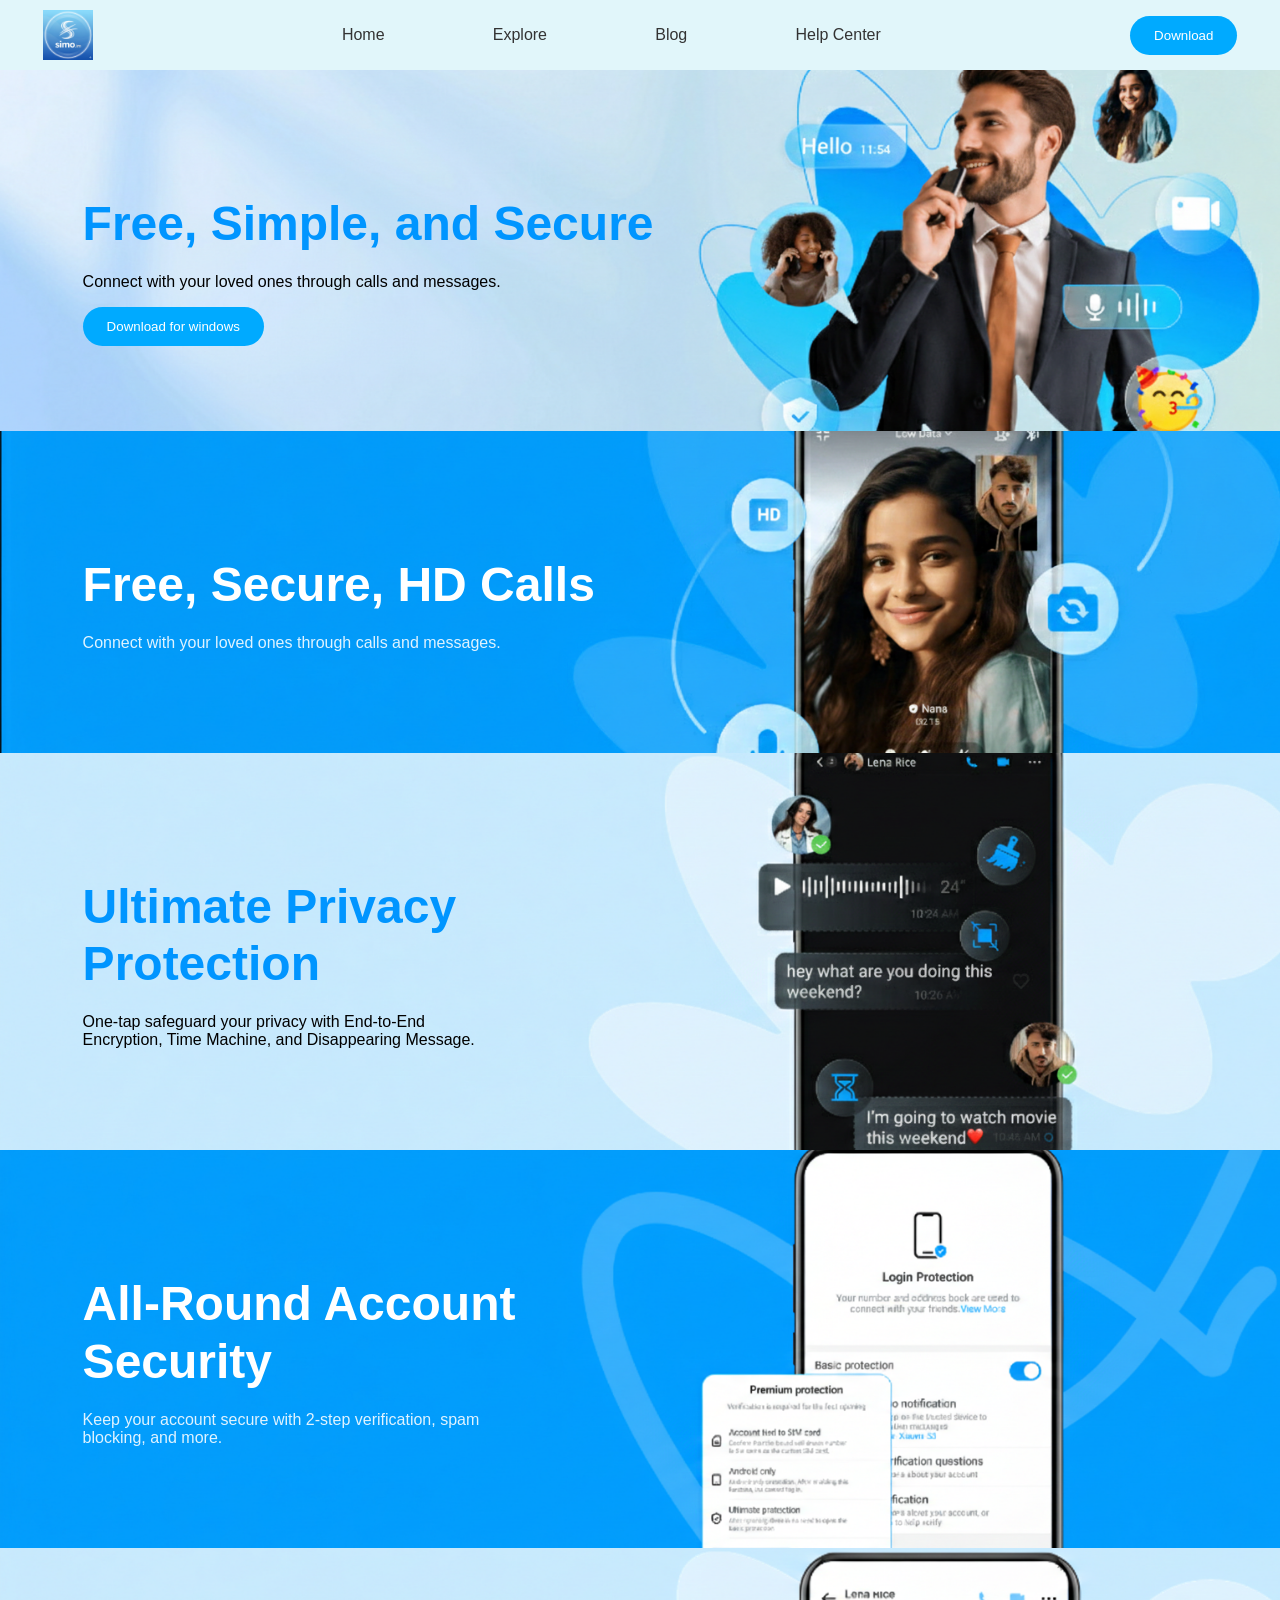
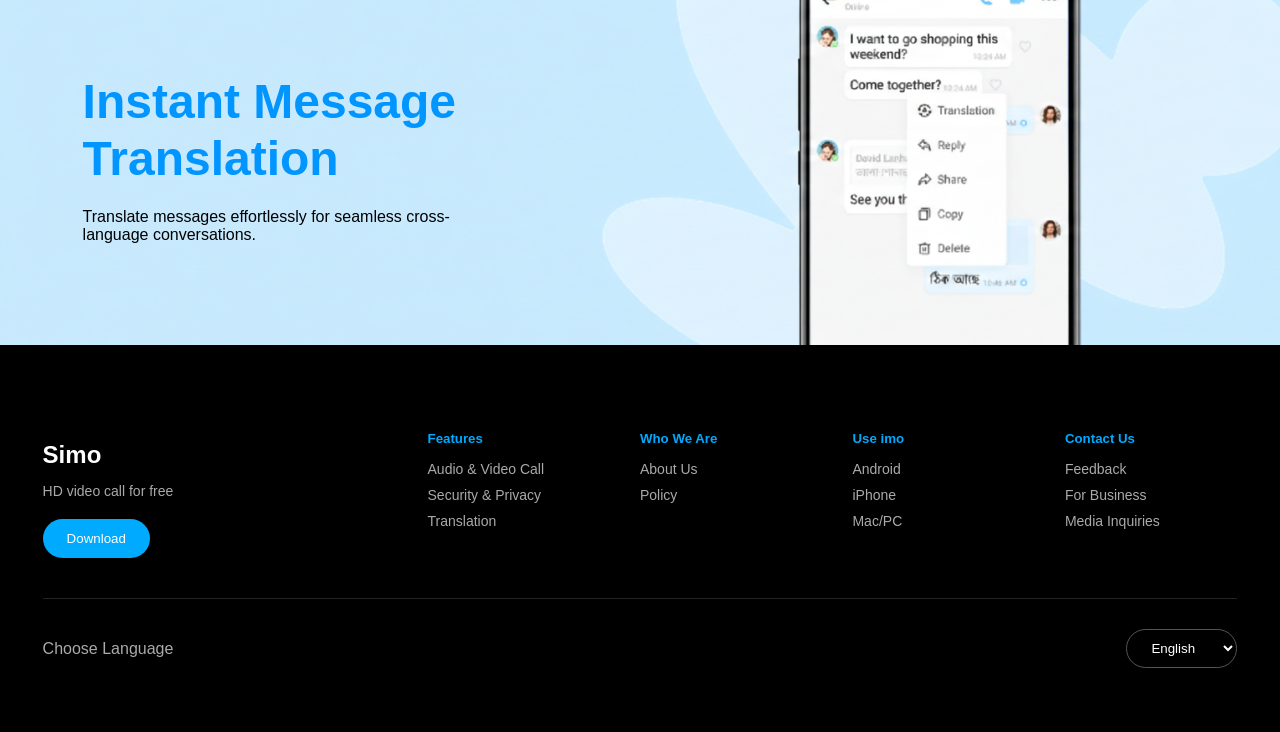
<file: index.html>
<!DOCTYPE html>
<html lang="es">
<head>
    <meta charset="UTF-8">
    <meta name="viewport" content="width=device-width, initial-scale=1.0">
    <title>simo</title>
    <link rel="stylesheet" href="styles/index.css">
</head>
<body>
<header class="header">
  <div class="header-container">

    <div class="logo">
      <img src="img/logo_layout.png" alt="Logo">
    </div>

    <button class="menu-toggle" id="menu-toggle">
      ☰
    </button>

    <nav class="nav" id="nav">
      <a href="#">Home</a>
      <a href="#">Explore</a>
      <a href="#">Blog</a>
      <a href="#">Help Center</a>
    </nav>

    <button class="btn-download">Download</button>
  </div>
  </div>
</header>

    <section class="section light">
        <div class="section-content">
        <div class="text">
        <h1>Free, Simple, and Secure</h1>
        <p>Connect with your loved ones through calls and messages.</p>
        <button class="btn-download-animated">Download for windows</button>
      </div>

        <div class="image">
        <img src="img/imagen1.png" alt="">
        </div>
        </div>
    </section>


    <section class="section blue">
  <div class="section-content">
        <div class="text">
        <h2>Free, Secure, HD Calls</h2>
        <p>Connect with your loved ones through calls and messages.</p>
        </div>

        <div class="image">
        <img src="img/imagen2.png" alt="">
        </div>
        </div>
    </section>


   <section class="section light">
        <div class="section-content">
        <div class="text">
        <h1>Ultimate Privacy Protection</h1>
        <p>One-tap safeguard your privacy with End-to-End Encryption, Time Machine, and Disappearing Message.</p>
        </div>

        <div class="image">
        <img src="img/imagen3.png" alt="">
        </div>
        </div>
    </section>

    <section class="section blue">
        <div class="section-content">
        <div class="text">
        <h2>All-Round Account Security</h2>
        <p>Keep your account secure with 2-step verification, spam blocking, and more.</p>
        </div>
    
        <div class="image">
        <img src="img/imagen4.png" alt="">
        </div>
        </div>
    </section>

    <section class="section light">
        <div class="section-content">
        <div class="text">
        <h1>Instant Message Translation</h1>
        <p> Translate messages effortlessly for seamless cross-language conversations.</p>
        </div>
    
        <div class="image">
        <img src="img/imagen5.png" alt="">
        </div>
        </div>
    </section>

<footer class="footer">
  <div class="footer-top">
    
    <div class="footer-brand">
      <h4>Simo</h4>
      <p>HD video call for free</p>
      <button class="btn-download">Download</button>
    </div>

    <div class="footer-links">
      <h5>Features</h5>
      <a href="#">Audio & Video Call</a>
      <a href="#">Security & Privacy</a>
      <a href="#">Translation</a>
    </div>

    <div class="footer-links">
      <h5>Who We Are</h5>
      <a href="#">About Us</a>
      <a href="#">Policy</a>
    </div>

    <div class="footer-links">
      <h5>Use imo</h5>
      <a href="#">Android</a>
      <a href="#">iPhone</a>
      <a href="#">Mac/PC</a>
    </div>

    <div class="footer-links">
      <h5>Contact Us</h5>
      <a href="#">Feedback</a>
      <a href="#">For Business</a>
      <a href="#">Media Inquiries</a>
    </div>

  </div>

  <div class="footer-bottom">
    <span>Choose Language</span>

    <select>
      <option>English</option>
      <option>Español</option>
    </select>
  </div>
</footer>

<script>
  const toggle = document.getElementById("menu-toggle");
  const nav = document.getElementById("nav");
  const downloadBtn = document.querySelector(".btn-download");

  toggle.addEventListener("click", () => {
    nav.classList.toggle("active");
    downloadBtn.classList.toggle("active");
  });
</script>

</body>
</html>
</file>
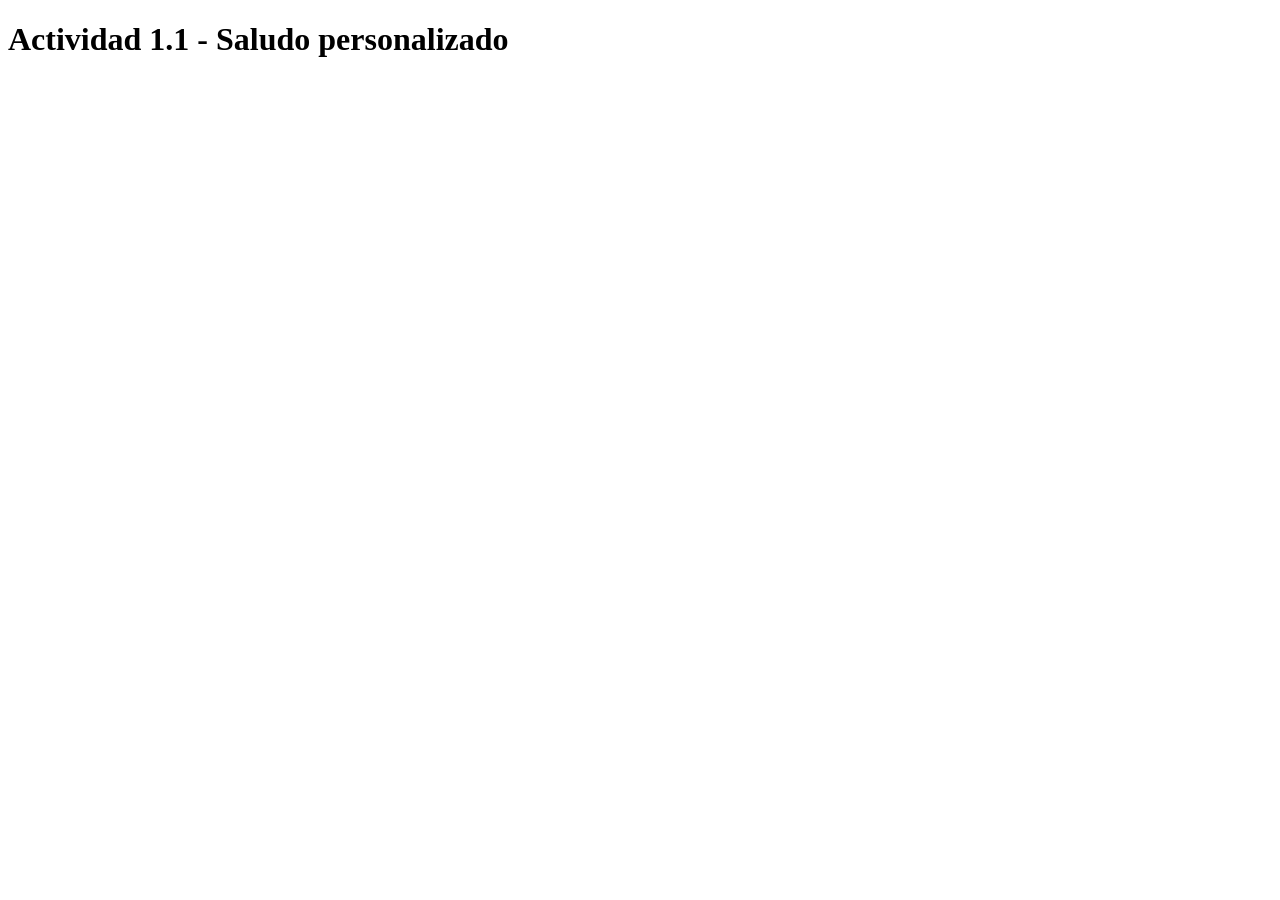
<file: actividad-1-1.html>
<!DOCTYPE html>
<html lang="es">
<head>
  <meta charset="UTF-8">
  <meta name="viewport" content="width=device-width, initial-scale=1.0">
  <title>Actividad 1.1</title>
</head>
<body>

  <h1>Actividad 1.1 - Saludo personalizado</h1>

  <script>

    // Nombre: Jeison Felipe Duarte Porras
    // Ficha: 3312694
    // Actividad: 1.1 - Saludo personalizado

    function saludoPersonalizado(nombre, hora) {

      if (hora >= 5 && hora <= 11) {
        return "Buenos días, " + nombre;
      }

      else if (hora >= 12 && hora <= 18) {
        return "Buenas tardes, " + nombre;
      }

      else {
        return "Buenas noches, " + nombre;
      }

    }

    const nombre = prompt("Ingrese su nombre:");
    const hora = Number(prompt("Ingrese la hora (0 - 23):"));

    const saludo = saludoPersonalizado(nombre, hora);

    alert(saludo);

    console.log(saludo);

  </script>

</body>
</html>
</file>
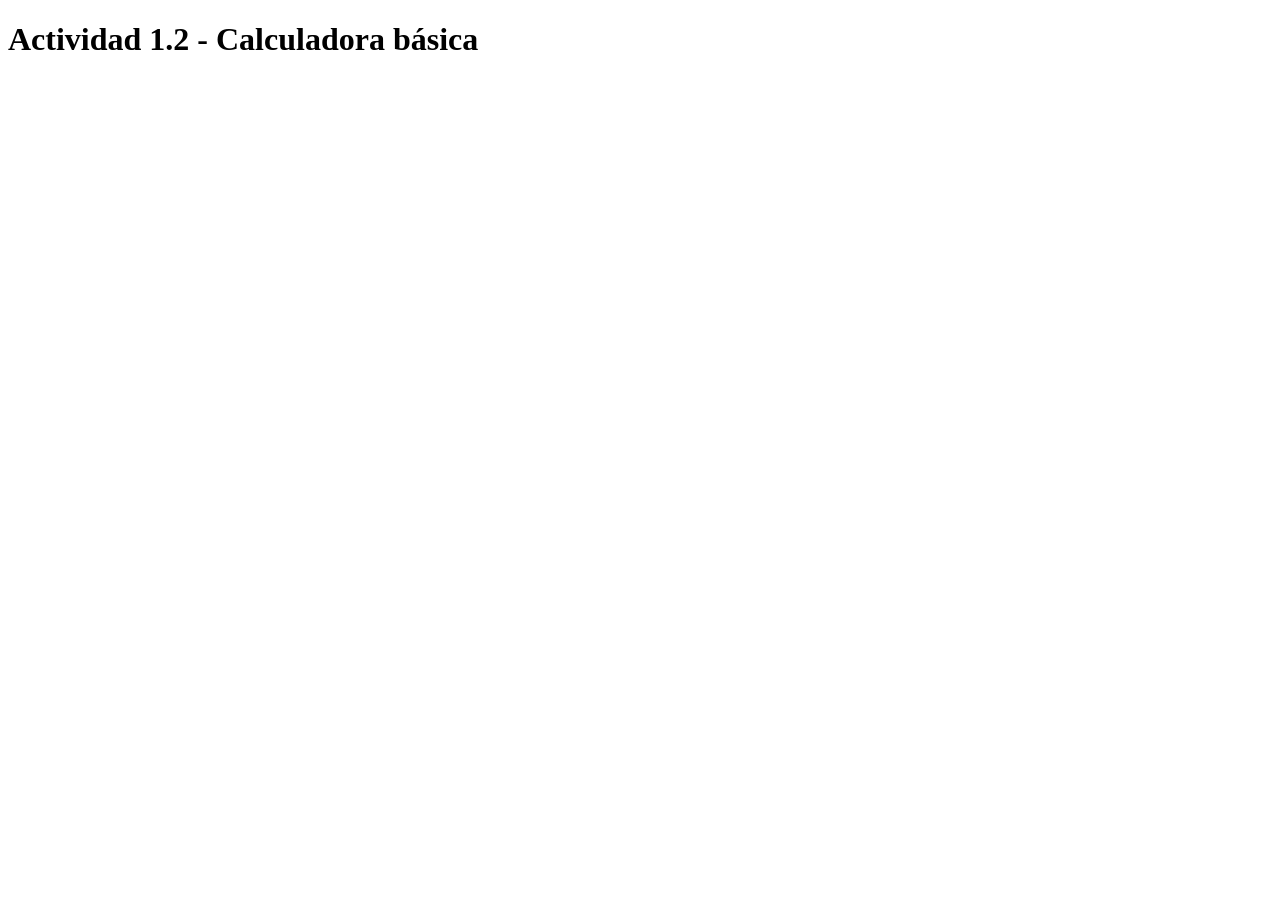
<file: actividad-1-2.html>
<!DOCTYPE html>
<html lang="es">
<head>
  <meta charset="UTF-8">
  <meta name="viewport" content="width=device-width, initial-scale=1.0">
  <title>Actividad 1.2</title>
</head>
<body>

  <h1>Actividad 1.2 - Calculadora básica</h1>

  <script>

    // Nombre: Jeison Felipe Duarte Porras
    // Ficha: 3312694
    // Actividad: 1.2 - Calculadora basica

    const sumar = (a, b) => a + b;

    const restar = (a, b) => a - b;

    const multiplicar = (a, b) => a * b;

    const dividir = (a, b) => {

      if (b === 0) {
        return "Error: división por cero";
      }

      return a / b;
    };

    const numero1 = Number(prompt("Ingrese el primer número:"));
    const numero2 = Number(prompt("Ingrese el segundo número:"));

    console.log("Suma:", sumar(numero1, numero2));
    console.log("Resta:", restar(numero1, numero2));
    console.log("Multiplicación:", multiplicar(numero1, numero2));
    console.log("División:", dividir(numero1, numero2));

  </script>

</body>
</html>
</file>
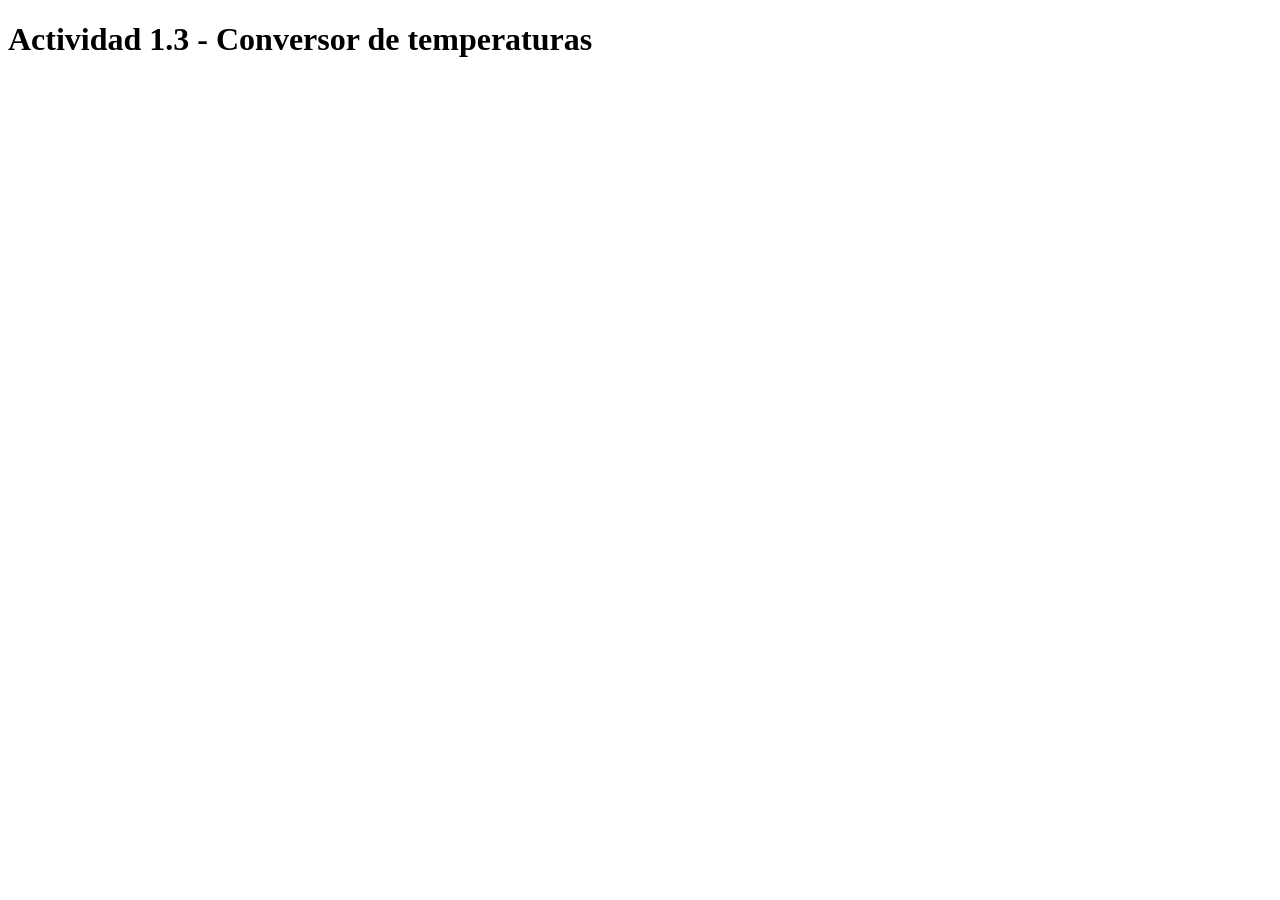
<file: actividad-1-3.html>
<!DOCTYPE html>
<html lang="es">
<head>
  <meta charset="UTF-8">
  <meta name="viewport" content="width=device-width, initial-scale=1.0">
  <title>Actividad 1.3</title>
</head>
<body>

  <h1>Actividad 1.3 - Conversor de temperaturas</h1>

  <script>

    // Nombre: Jeison Felipe Duarte Porras
    // Ficha: 3312694
    // Actividad: 1.3 - Conversor de temperaturas

    function celsiusAFahrenheit(celsius) {
      return ((celsius * 9/5) + 32).toFixed(2);
    }

    function fahrenheitACelsius(fahrenheit) {
      return ((fahrenheit - 32) * 5/9).toFixed(2);
    }

    console.log("0°C =", celsiusAFahrenheit(0), "°F");
    console.log("25°C =", celsiusAFahrenheit(25), "°F");
    console.log("40°C =", celsiusAFahrenheit(40), "°F");

    console.log("32°F =", fahrenheitACelsius(32), "°C");
    console.log("77°F =", fahrenheitACelsius(77), "°C");
    console.log("104°F =", fahrenheitACelsius(104), "°C");

  </script>

</body>
</html>
</file>
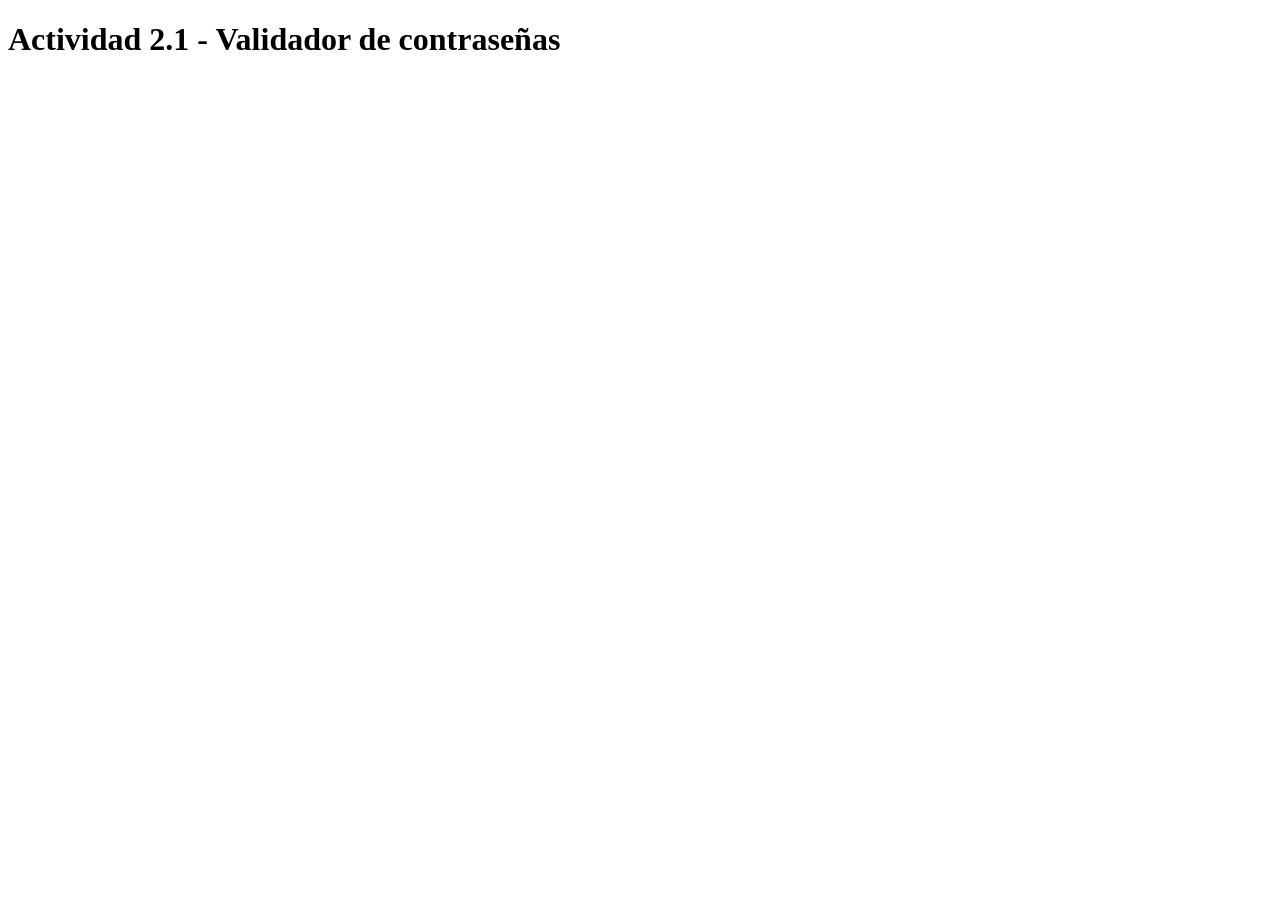
<file: actividad-2-1.html>
<!DOCTYPE html>
<html lang="es">
<head>
  <meta charset="UTF-8">
  <meta name="viewport" content="width=device-width, initial-scale=1.0">
  <title>Actividad 2.1</title>
</head>
<body>

  <h1>Actividad 2.1 - Validador de contraseñas</h1>

  <script>

    // Nombre: Jeison Felipe Duarte Porras
    // Ficha: 3312694
    // Actividad: 2.1 - Validador de contraseñas

    function validarPassword(password) {

      const longitudValida = password.length >= 8;

      const tieneMayuscula = /[A-Z]/.test(password);

      const tieneNumero = /[0-9]/.test(password);

      const tieneEspecial = /[!@#$%&*]/.test(password);

      const esValida =
        longitudValida &&
        tieneMayuscula &&
        tieneNumero &&
        tieneEspecial;

      return {
        longitudValida,
        tieneMayuscula,
        tieneNumero,
        tieneEspecial,
        esValida
      };

    }

    const password = prompt("Ingrese una contraseña:");

    const resultado = validarPassword(password);

    console.log(resultado);

  </script>

</body>
</html>
</file>
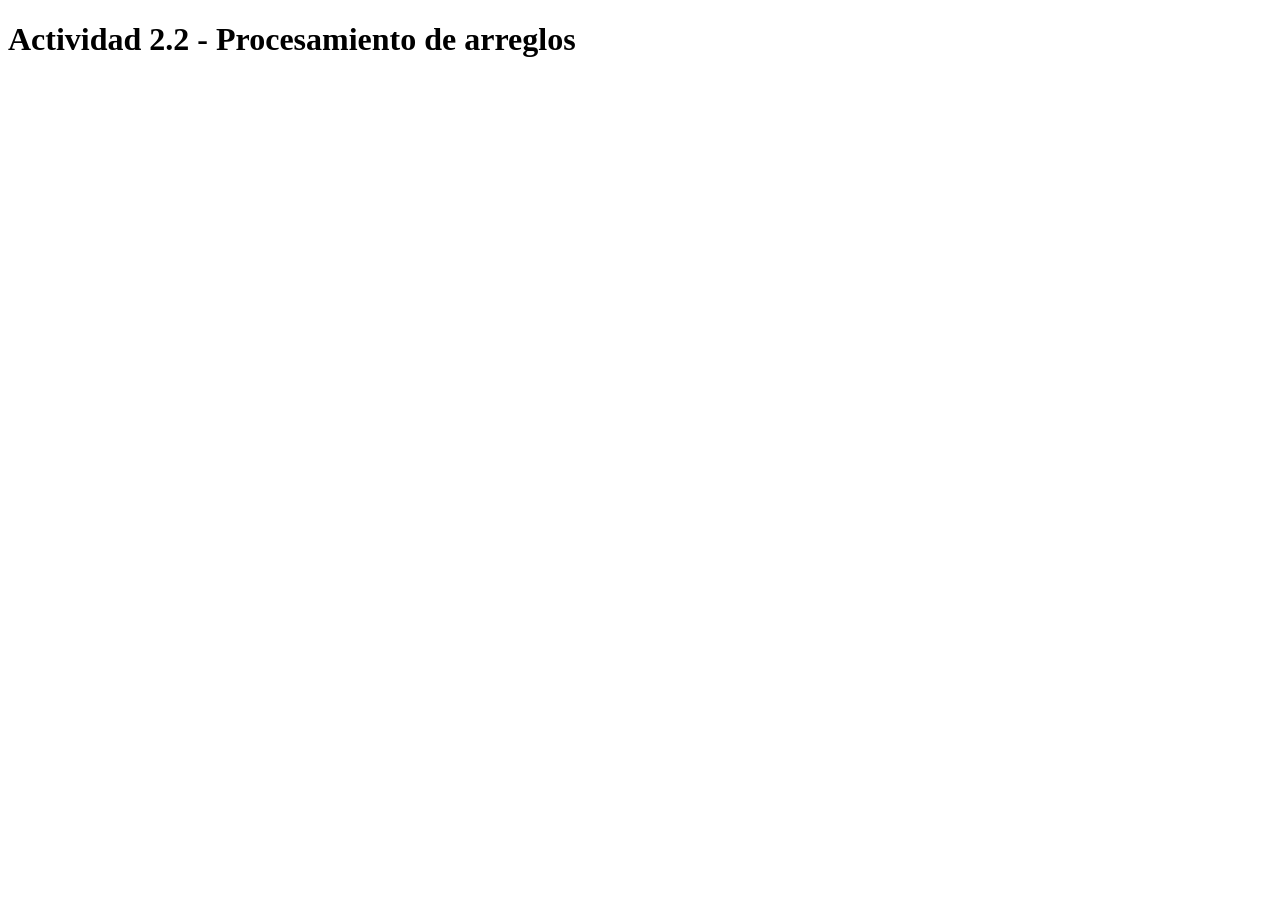
<file: actividad-2-2.html>
<!DOCTYPE html>
<html lang="es">
<head>
  <meta charset="UTF-8">
  <meta name="viewport" content="width=device-width, initial-scale=1.0">
  <title>Actividad 2.2</title>
</head>
<body>

  <h1>Actividad 2.2 - Procesamiento de arreglos</h1>

  <script>

    // Nombre: Jeison Felipe Duarte Porras
    // Ficha: 3312694
    // Actividad: 2.2 - Procesamiento de arreglos

    const aprendices = [
      { nombre: 'Carlos', edad: 22, nota: 4.5 },
      { nombre: 'Laura', edad: 19, nota: 3.8 },
      { nombre: 'Andrés', edad: 25, nota: 4.9 },
      { nombre: 'María', edad: 21, nota: 3.2 },
      { nombre: 'Diego', edad: 23, nota: 4.1 }
    ];

    // 1. Obtener nombres

    const nombres = aprendices.map(aprendiz => aprendiz.nombre);

    console.log("Nombres de aprendices:");
    console.log(nombres);

    // 2. Filtrar notas >= 4.0

    const notasAltas = aprendices.filter(
      aprendiz => aprendiz.nota >= 4.0
    );

    console.log("Aprendices con nota mayor o igual a 4.0:");
    console.log(notasAltas);

    // 3. Promedio de edades

    const sumaEdades = aprendices.reduce(
      (acumulador, aprendiz) => acumulador + aprendiz.edad,
      0
    );

    const promedioEdad = sumaEdades / aprendices.length;

    console.log("Promedio de edades:");
    console.log(promedioEdad);

    // 4. Nota más alta

    const mejorAprendiz = aprendices.reduce(
      (mejor, actual) => {
        return actual.nota > mejor.nota ? actual : mejor;
      }
    );

    console.log("Aprendiz con mejor nota:");
    console.log(mejorAprendiz);

  </script>

</body>
</html>
</file>
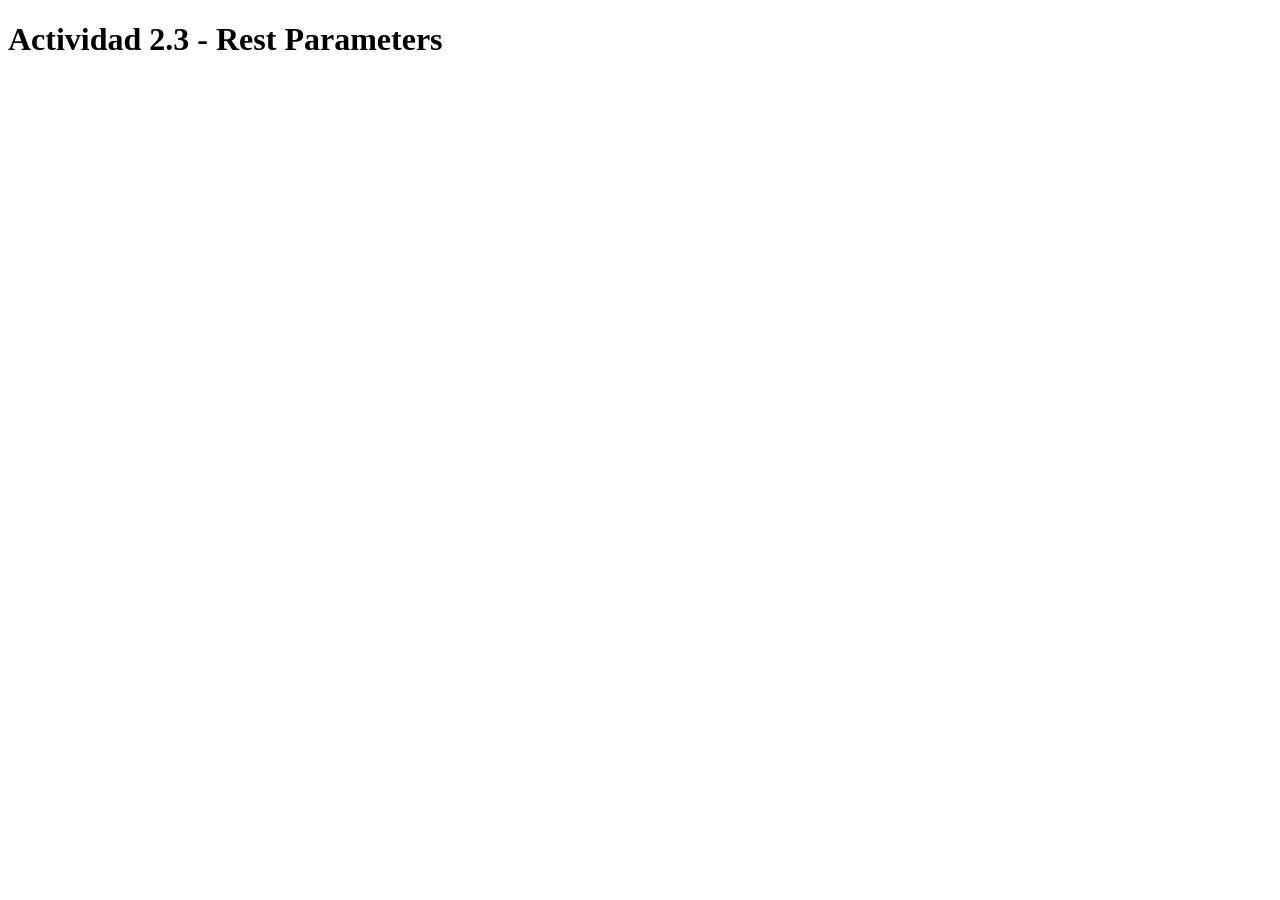
<file: actividad-2-3.html>
<!DOCTYPE html>
<html lang="es">
<head>
  <meta charset="UTF-8">
  <meta name="viewport" content="width=device-width, initial-scale=1.0">
  <title>Actividad 2.3</title>
</head>
<body>

  <h1>Actividad 2.3 - Rest Parameters</h1>

  <script>

    // Nombre: Jeison Felipe Duarte Porras
    // Ficha: 3312694
    // Actividad: 2.3 - Rest Parameters

    function estadisticas(...numeros) {

      if (numeros.length === 0) {
        return null;
      }

      const suma = numeros.reduce(
        (acumulador, numero) => acumulador + numero,
        0
      );

      const minimo = Math.min(...numeros);

      const maximo = Math.max(...numeros);

      const promedio = suma / numeros.length;

      return {
        minimo,
        maximo,
        promedio,
        suma
      };

    }

    console.log(estadisticas(1, 2, 3, 4, 5));

    console.log(estadisticas(10, 20, 30));

    console.log(estadisticas());

  </script>

</body>
</html>
</file>
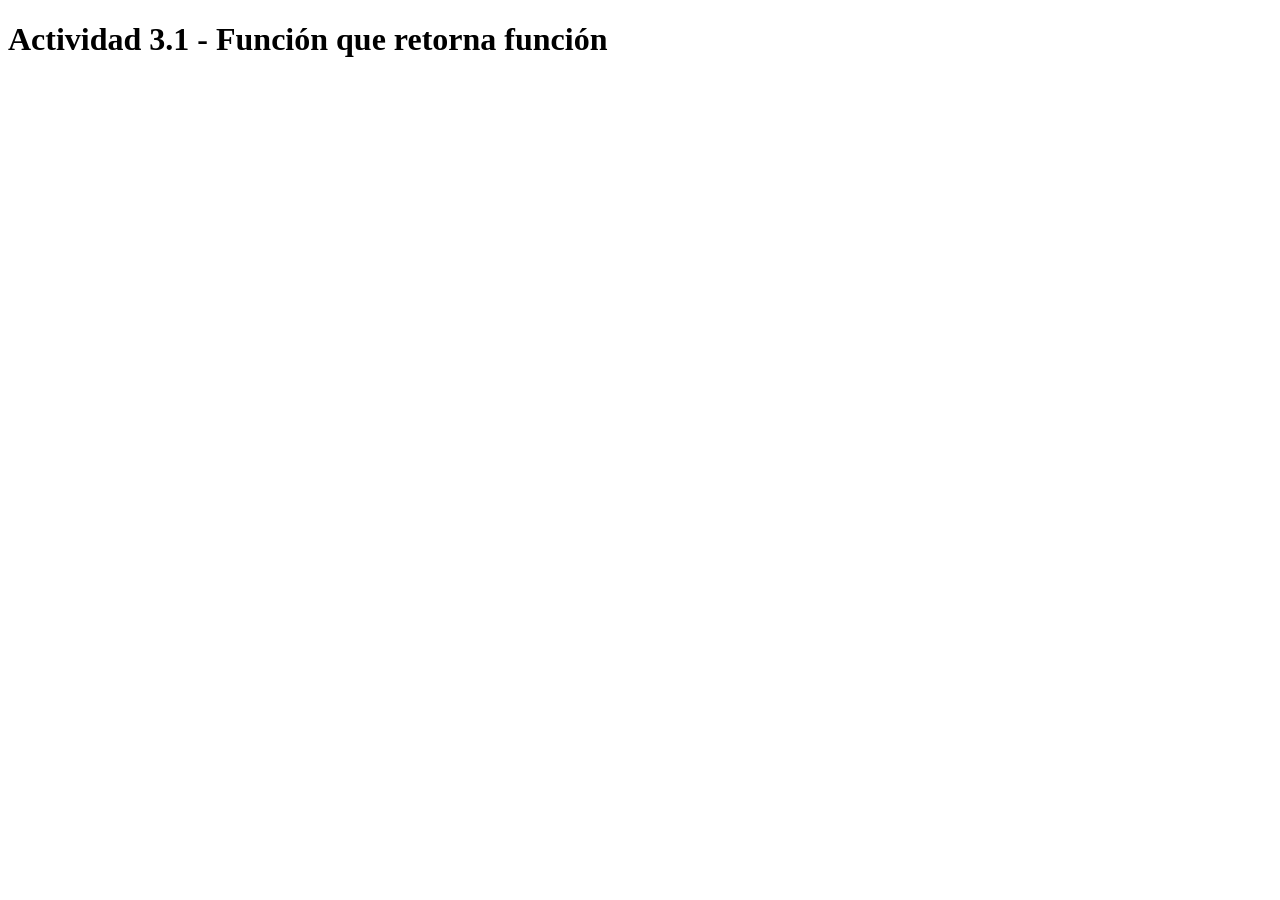
<file: actividad-3-1.html>
<!DOCTYPE html>
<html lang="es">
<head>
  <meta charset="UTF-8">
  <meta name="viewport" content="width=device-width, initial-scale=1.0">
  <title>Actividad 3.1</title>
</head>
<body>

  <h1>Actividad 3.1 - Función que retorna función</h1>

  <script>

    // Nombre: Jeison Felipe Duarte Porras
    // Ficha: 3312694
    // Actividad: 3.1 - Función que retorna función

    function crearMultiplicador(factor) {

      return function(numero) {
        return numero * factor;
      };

    }

    const duplicar = crearMultiplicador(2);

    const triplicar = crearMultiplicador(3);

    console.log(duplicar(5));

    console.log(triplicar(5));

  </script>

</body>
</html>
</file>
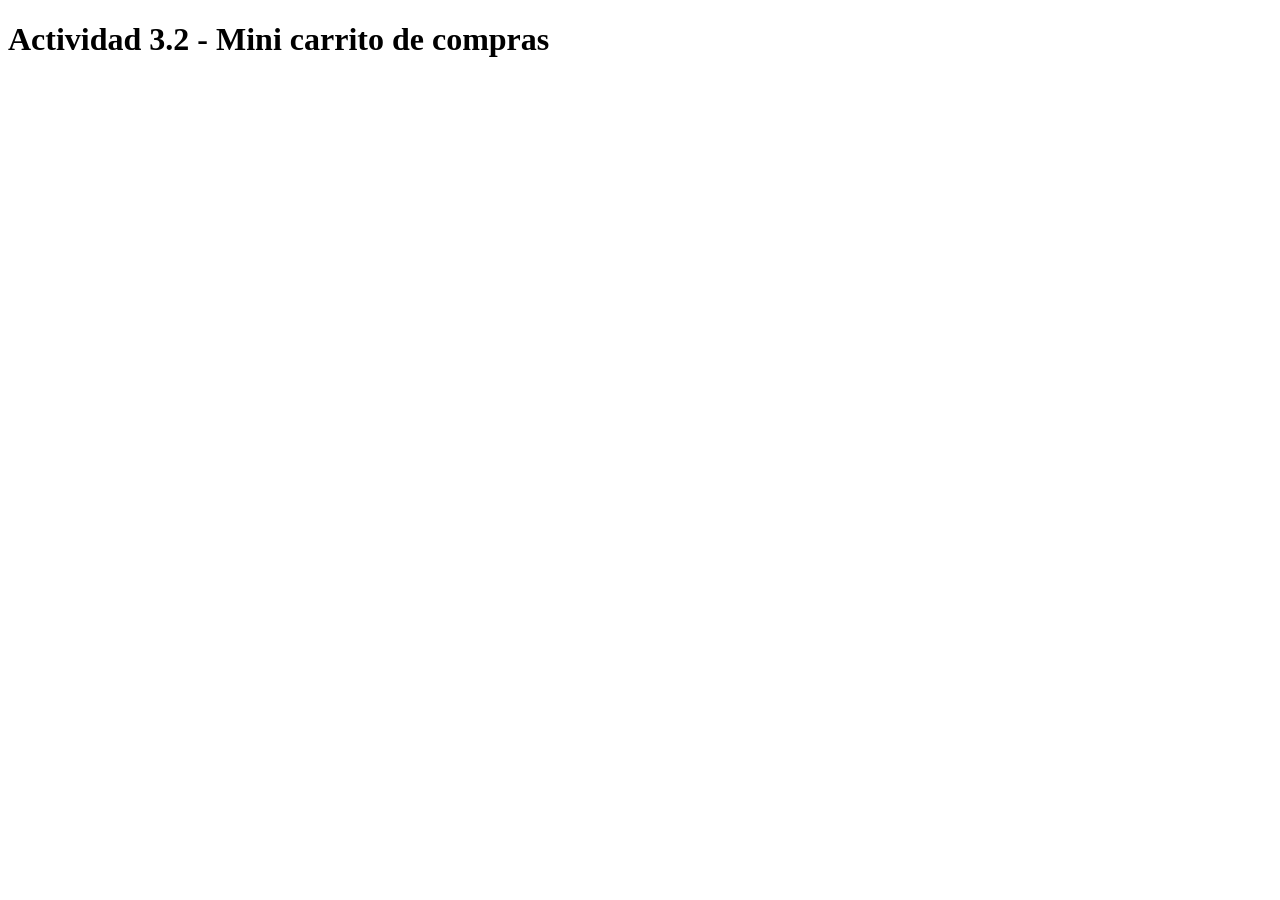
<file: actividad-3-2.html>
<!DOCTYPE html>
<html lang="es">
<head>
  <meta charset="UTF-8">
  <meta name="viewport" content="width=device-width, initial-scale=1.0">
  <title>Actividad 3.2</title>
</head>
<body>

  <h1>Actividad 3.2 - Mini carrito de compras</h1>

  <script>

    // Nombre: Jeison Felipe Duarte Porras
    // Ficha: 3312694
    // Actividad: 3.2 - Mini carrito de compras

    let carrito = [];

    // Agregar producto

    function agregarProducto(carrito, producto) {

      return [...carrito, producto];

    }

    // Eliminar producto

    function eliminarProducto(carrito, id) {

      return carrito.filter(producto => producto.id !== id);

    }

    // Calcular total

    function calcularTotal(carrito) {

      return carrito.reduce(
        (total, producto) =>
          total + (producto.precio * producto.cantidad),
        0
      );

    }

    // Aplicar descuento

    function aplicarDescuento(carrito, porcentaje) {

      const total = calcularTotal(carrito);

      const descuento = total * (porcentaje / 100);

      return total - descuento;

    }

    // Agregar productos

    carrito = agregarProducto(carrito, {
      id: 1,
      nombre: "Mouse",
      precio: 50000,
      cantidad: 2
    });

    carrito = agregarProducto(carrito, {
      id: 2,
      nombre: "Teclado",
      precio: 80000,
      cantidad: 1
    });

    carrito = agregarProducto(carrito, {
      id: 3,
      nombre: "Monitor",
      precio: 600000,
      cantidad: 1
    });

    console.log("Carrito inicial:");
    console.log(carrito);

    // Eliminar producto

    carrito = eliminarProducto(carrito, 2);

    console.log("Carrito después de eliminar:");
    console.log(carrito);

    // Total

    const total = calcularTotal(carrito);

    console.log("Total:");
    console.log(total);

    // Total con descuento

    const totalConDescuento = aplicarDescuento(carrito, 10);

    console.log("Total con descuento:");
    console.log(totalConDescuento);

  </script>

</body>
</html>
</file>
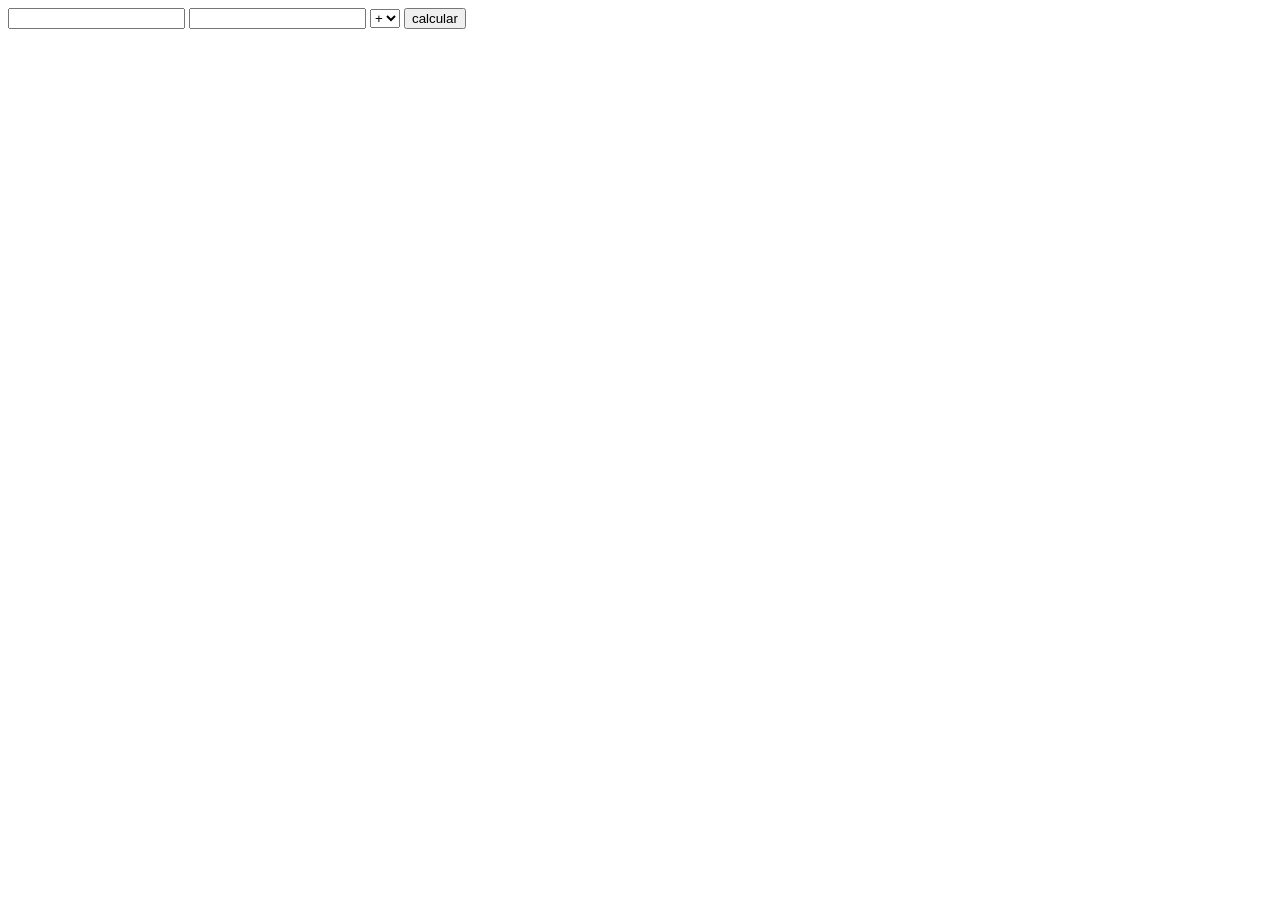
<file: funtions.html>
<!DOCTYPE html>
<html lang="en">

<head>
    <meta charset="UTF-8">
    <meta name="viewport" content="width=device-width, initial-scale=1.0">
    <title>Document</title>
</head>

<body>
   
    <input type="number" id="number1">
    <input type="number" id="number2">

    <select id="operator">
        <option value="+">+</option>
        <option value="-">-</option>
        <option value="*">*</option>
        <option value="/">/</option>
    </select>

    <button onclick="ejecutar()" id="plus">calcular</button>
    
    <h2 id="resultado"></h2>

    <script src="formulario.js"></script>
</body>

</html>
</file>
<file: styles/index.css>
body {
  margin: 0%;
  font-family: sans-serif;
}

/* =========================
   HEADER
========================= */
.header {
  width: 100%;                  
  height: 4.375rem;             /* Altura fija del header */
  background-color: #e1f6fa;  /* Color de fondo */
  position: sticky;             /* Se queda fijo al hacer scroll */
  top: 0;                       /* Se pega a la parte superior */
  z-index: 100;                 /* Se mantiene por encima del resto del contenido */
}

/* Contenedor interno del header */
.header-container {
  height: 100%;                 /* Usa toda la altura del header */
  display: grid;                /* Usa CSS Grid para el layout */
  grid-template-columns: auto 1fr auto; /* Logo | navegación | botón */
  align-items: center;          /* Centra verticalmente los elementos */
  padding: 0% 3.33%;            /* Espaciado horizontal interno */
  text-align: center;           /* Centra el texto */
  margin: 0%;                   /* Elimina márgenes */
}

/* Imagen del logo */
.header-container img {
  display: block;               /* Elimina espacios extra debajo de la imagen */
  max-height: 100%;             /* Evita que la imagen se salga del header */
}

/* =========================
   FOOTER
========================= */
.footer {
  background: #000;             /* Fondo negro */
  color: white;                 /* Texto blanco */
  padding: 5% 3.33%;          /* Espaciado interno */
}

/* Parte superior del footer */
.footer-top {
  max-width: 75rem;            /* Ancho máximo del contenido */
  margin: auto;                 /* Centra horizontalmente */
  display: grid;                /* Layout en grid */
  grid-template-columns: 2fr repeat(4, 1fr); /* Columna principal + 4 columnas */
  gap: 2.5rem;                    /* Espacio entre columnas */
}

/* Título principal del footer */
.footer h4 {
  font-size: 1.5rem;              /* Tamaño del texto */
  margin-bottom: 0.625rem          /* Separación inferior */
}

/* Subtítulos del footer */
.footer h5 {
  color: #00aaff;               /* Color azul */
  margin-bottom: 15px;          /* Separación inferior */
}

/* Texto descriptivo del footer */
.footer p {
  color: #aaa;                  /* Color gris claro */
  font-size: 0.875rem;              /* Tamaño pequeño */
  margin-bottom: 1.25rem;          /* Espaciado inferior */
}

/* Enlaces del footer */
.footer-links a {
  display: block;               /* Cada enlace ocupa una línea */
  color: #aaa;                  /* Color gris */
  text-decoration: none;        /* Quita subrayado */
  margin-bottom: 10px;          /* Espacio entre enlaces */
  font-size: 14px;              /* Tamaño del texto */
}

/* Hover de enlaces del footer */
.footer-links a:hover {
  color: white;                 /* Cambia a blanco al pasar el mouse */
}

/* =========================
   BOTONES
========================= */
.btn-download {
  background: #00aaff;          /* Fondo azul */
  color: white;                 /* Texto blanco */
  border: none;                 /* Sin borde */
  padding: 0.75rem 1.5rem;           /* Tamaño del botón */
  border-radius: 1.56rem;          /* Bordes redondeados */
  cursor: pointer;              /* Cursor tipo botón */
}

/* Botón con animación */
.btn-download-animated {
  background: #00aaff;
  color: white;
  border: none;
  padding: 0.75rem 1.5rem;
  border-radius: 25px;
  cursor: pointer;
  transition:                   /* Animaciones suaves */
    background-color 0.3s ease,
    box-shadow 0.3s ease,
    transform 0.3s ease;
}

/* Efecto hover del botón animado */
.btn-download-animated:hover {
  box-shadow: 0 10px 25px rgba(0, 149, 255, 0.4); /* Sombra flotante */
}

/* =========================
   FOOTER BOTTOM
========================= */
.footer-bottom {
  max-width: 75rem;
  margin: 2.5rem auto 0;          /* Espacio superior y centrado */
  padding-top: 1.875rem;            /* Espacio interno superior */
  border-top: 1px solid #222;   /* Línea divisoria */

  display: flex;                /* Flexbox */
  justify-content: space-between; /* Separación horizontal */
  align-items: center;          /* Centrado vertical */
}

.footer-bottom span {
  color: #aaa;                  /* Texto gris */
}

/* Selector de idioma */
.footer-bottom select {
  background: #000;             /* Fondo negro */
  color: white;                 /* Texto blanco */
  border: 1px solid #555;       /* Borde gris */
  padding: 0.625rem 1.25rem;           /* Tamaño */
  border-radius: 20px;          /* Bordes redondeados */
}

/* =========================
   SECTIONS
========================= */
.section {
  width: 100%;                  /* Ancho completo */
  padding: 6.66% 3.33%;           /* Espaciado interno */
  position: relative;           /* Referencia para elementos absolutos */
  overflow: hidden;             /* Oculta desbordes */
}

/* Contenido interno de cada sección */
.section-content {
  max-width: 75rem;            /* Ancho máximo */
  margin: auto;                 /* Centrado */
  display: grid;                /* Grid de dos columnas */
  grid-template-columns: 1fr 1fr;
  align-items: center;          /* Centrado vertical */
  gap: 3.33%;                    /* Espacio entre columnas */
  z-index: 1;                   /* Encima del fondo */
}

/* Sección clara */
.section.light {
  background: linear-gradient(120deg, #eaf7fb, #cdeff7); /* Gradiente */
  position: relative;
  overflow: hidden;
}

/* Imagen de fondo */
.image {
  position: absolute;           /* Se superpone a la sección */
  inset: 0;                     /* Ocupa todo el contenedor */
  z-index: 0;                   /* Detrás del texto */
}

/* Imagen interna */
.image img {
  width: 100%;                  /* Ancho completo */
  height: 100%;                 /* Alto completo */
  object-fit: cover;            /* Recorte proporcional */
}

/* Contenedor de texto */
.text {
  position: relative;           /* Para respetar el z-index */
  z-index: 1;                   /* Por encima de la imagen */
}

/* Sección azul */
.section.blue {
  background-color: #0095ff;    /* Fondo azul */
  color: white;                 /* Texto blanco */
  position: relative;
  overflow: hidden;
}

.section.blue p {
  color: #e0f3ff;               /* Texto más claro */
}

/* =========================
   NAVEGACIÓN
========================= */
.logo img {
  height: 3.125rem;                 /* Tamaño del logo */
}

.nav a {
  text-decoration: none;        /* Sin subrayado */
  color: #333;                  /* Color del texto */
  padding: 5%;                  /* Área clickeable */
}

.nav a:hover {
  color: #0095ff;               /* Color al pasar el mouse */
}

/* =========================
   DESCARGA
========================= */
.download {
  display: flex;
  justify-content: end;          /* Alineado a la derecha */
}

.download img {
  height: 2.5rem;                 /* Tamaño del botón imagen */
}

/* =========================
   TIPOGRAFÍA
========================= */
h1 {
  font-size: 3rem;              /* Tamaño grande */
  line-height: 1.2;             /* Altura de línea */
  margin-bottom: 1.25rem;         /* Separación inferior */
  color: #0095ff;               /* Color azul */
}

h2 {
  font-size: 3rem;
  line-height: 1.2;
  margin-bottom: 1.25rem;
  color: white;
}


p {
  font-size: 1rem;
  max-width: 26.25rem;
}

/* =====================================
   RESPONSIVE TABLET
===================================== */
@media (max-width: 992px) {

  .header-container {
    padding: 0rem 1.25rem;
  }

  .footer-top {
    grid-template-columns: 1fr 1fr;
  }

  /* Sección en una columna */
  .section-content {
    grid-template-columns: 1fr;
    gap: 1.875rem;
    text-align: left;
    justify-items: start; /* pega el contenido a la izquierda */
  }

  .text {
    margin: 0;
    max-width: 26.25rem;
    justify-self: start; /* evita que se centre */
  }


  h1, h2 {
    font-size: 2.25rem;
  }

}

/* =====================================
   RESPONSIVE MÓVIL
===================================== */
@media screen and (max-width: 600px) {

  .text {
    width: 50%;
  }

  .image img {
    object-position: 65% center;
  }

  /* HEADER */
  .header {
    height: auto;
    padding: 0.625rem 0rem;
  }

  .header-container {
    grid-template-columns: 1fr; /* Todo en columna */
    gap: 0.625rem;
    padding: 0.625rem 1.25rem;
  }

  .nav {
    display: flex;
    flex-direction: column;
    gap: 0.625rem;
  }

  .download {
    justify-content: center;
  }

  /* SECTIONS */
  .section {
    padding: 3.75rem 1.25rem;
  }

  .section-content {
    grid-template-columns: 1fr;
    gap: 1.25rem;
  }

  h1, h2 {
    font-size: 1.75rem;
  }

  p {
    max-width: 100%;
    font-size: 0.875rem;
  }

  /* FOOTER */
  .footer {
    padding: 2.5rem 1.25rem;
  }

  .footer-top {
    grid-template-columns: 1fr; /* Una sola columna */
    gap: 1.875rem;
    text-align: center;
  }

  .footer-bottom {
    flex-direction: column;
    gap: 0.9375rem;
    text-align: center;
  }

}

/* Botón hamburguesa oculto en PC */
.menu-toggle {
  display: none;
  background: none;
  border: none;
  font-size: 1.75rem;
  cursor: pointer;
}

/* MODO MÓVIL */
@media (max-width: 768px) {

  .header-container {
    grid-template-columns: auto auto;
  }

  .menu-toggle {
    display: block;
    justify-self: end;
  }

  .nav {
    display: none;
    flex-direction: column;
    grid-column: 1 / -1;
    background: #e1f6fa;
    padding: 0.625rem 0rem;
  }

  .nav.active {
    display: flex;
  }

  .btn-download {
    display: none;
    grid-column: 1 / -1;
    margin: 0.625rem auto;
  }

  .btn-download.active {
    display: block;
  }
}
</file>
